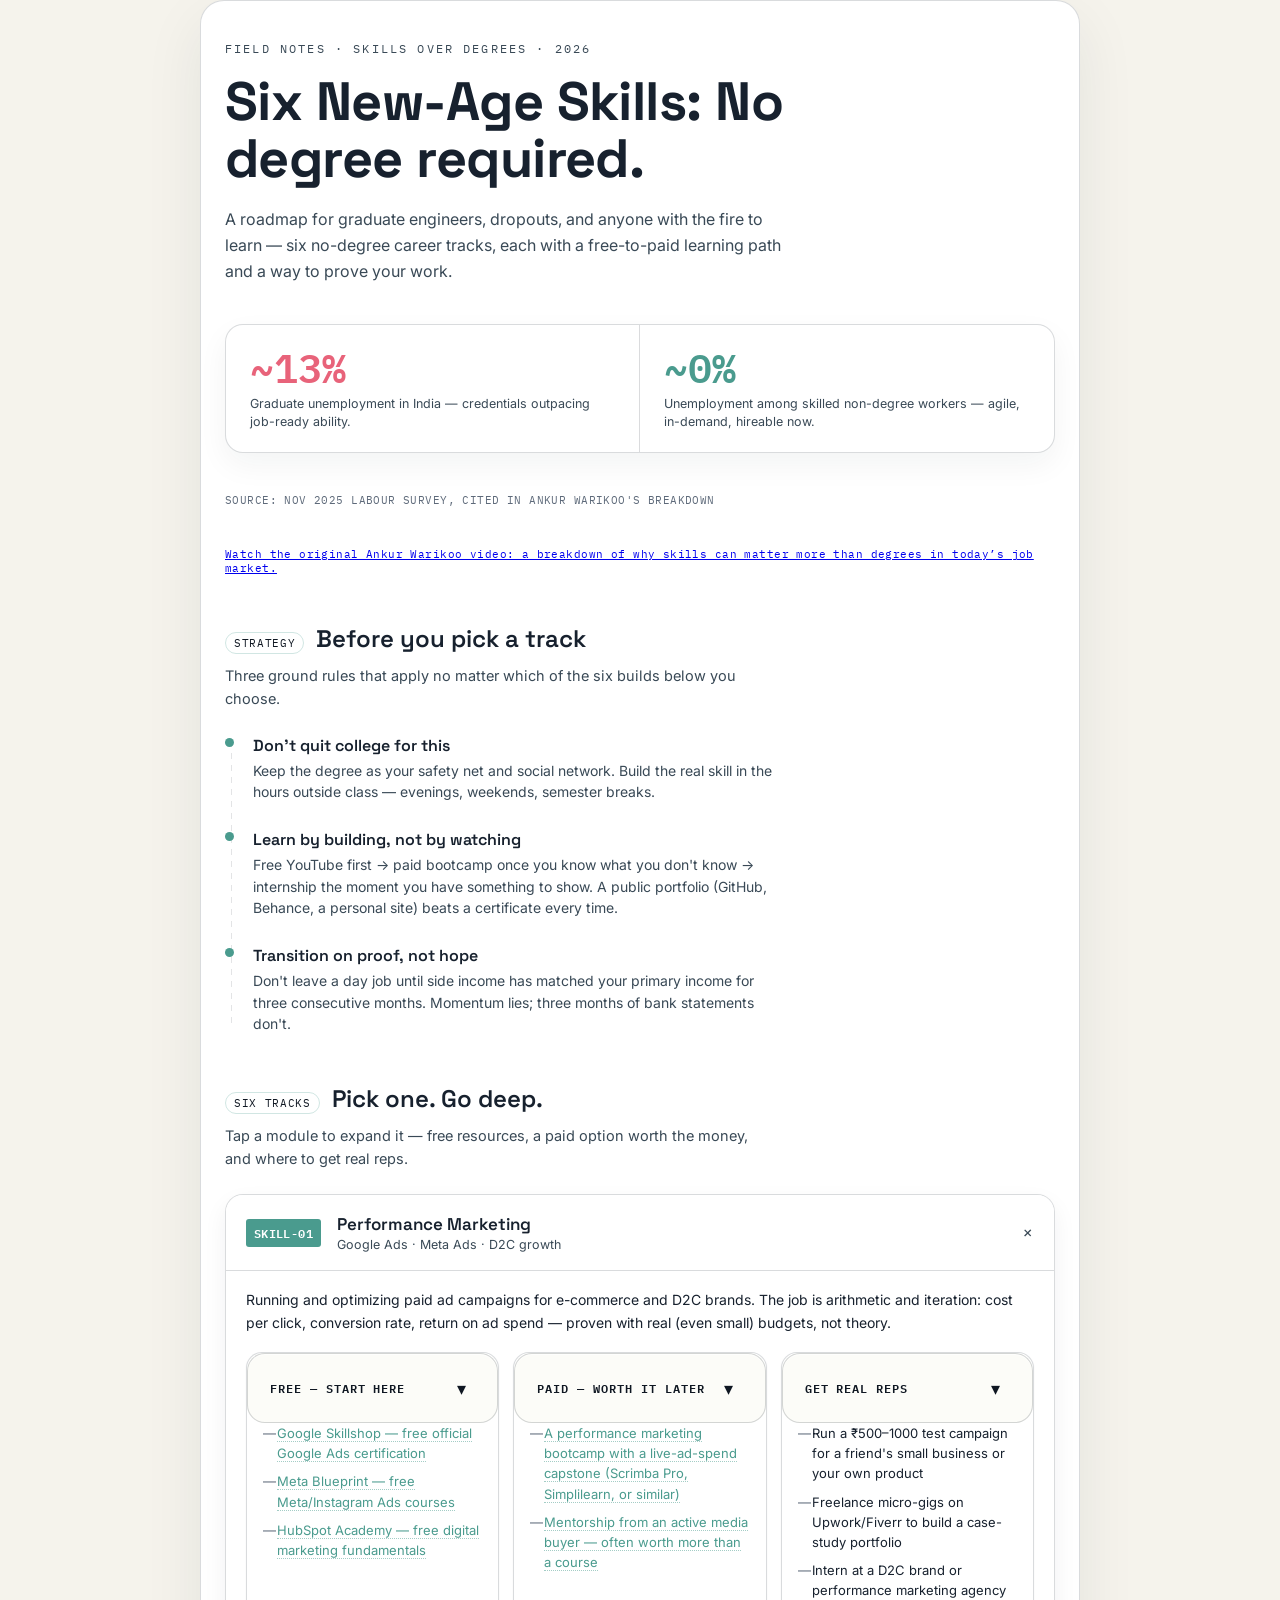
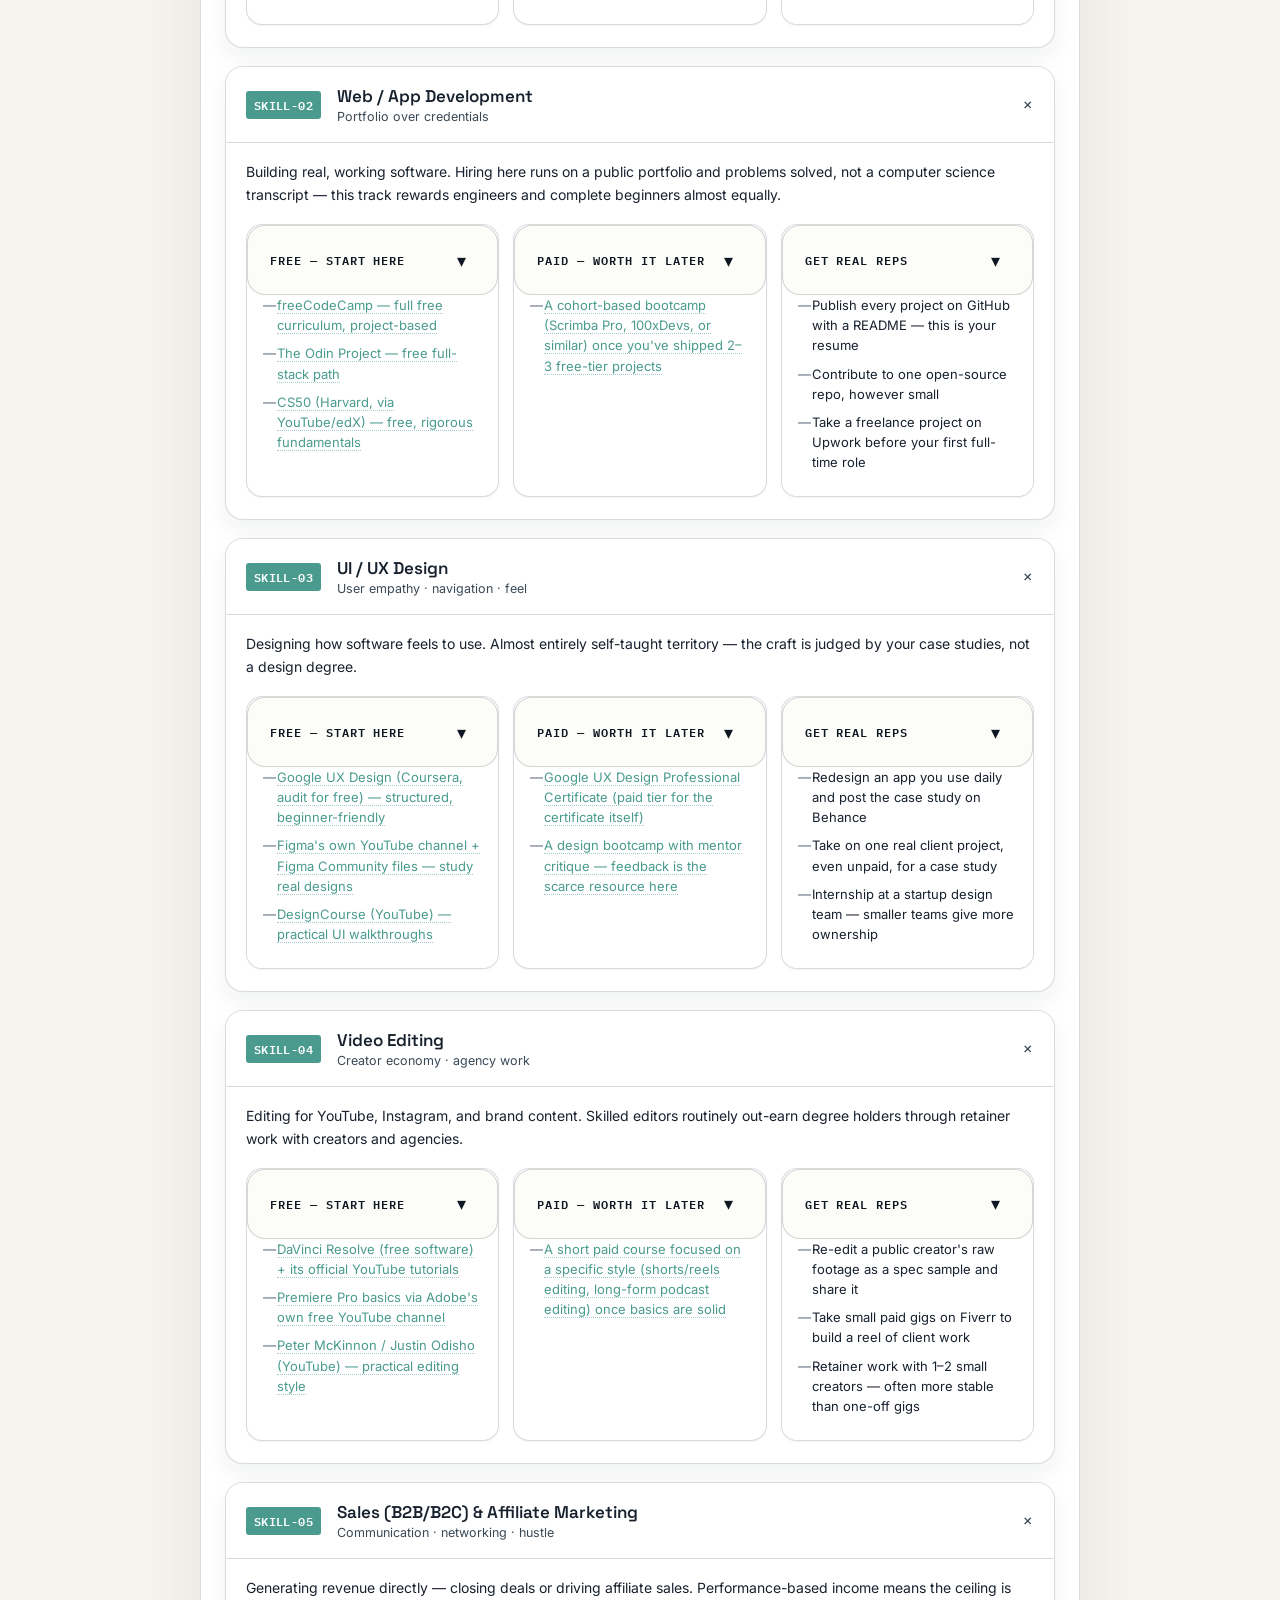
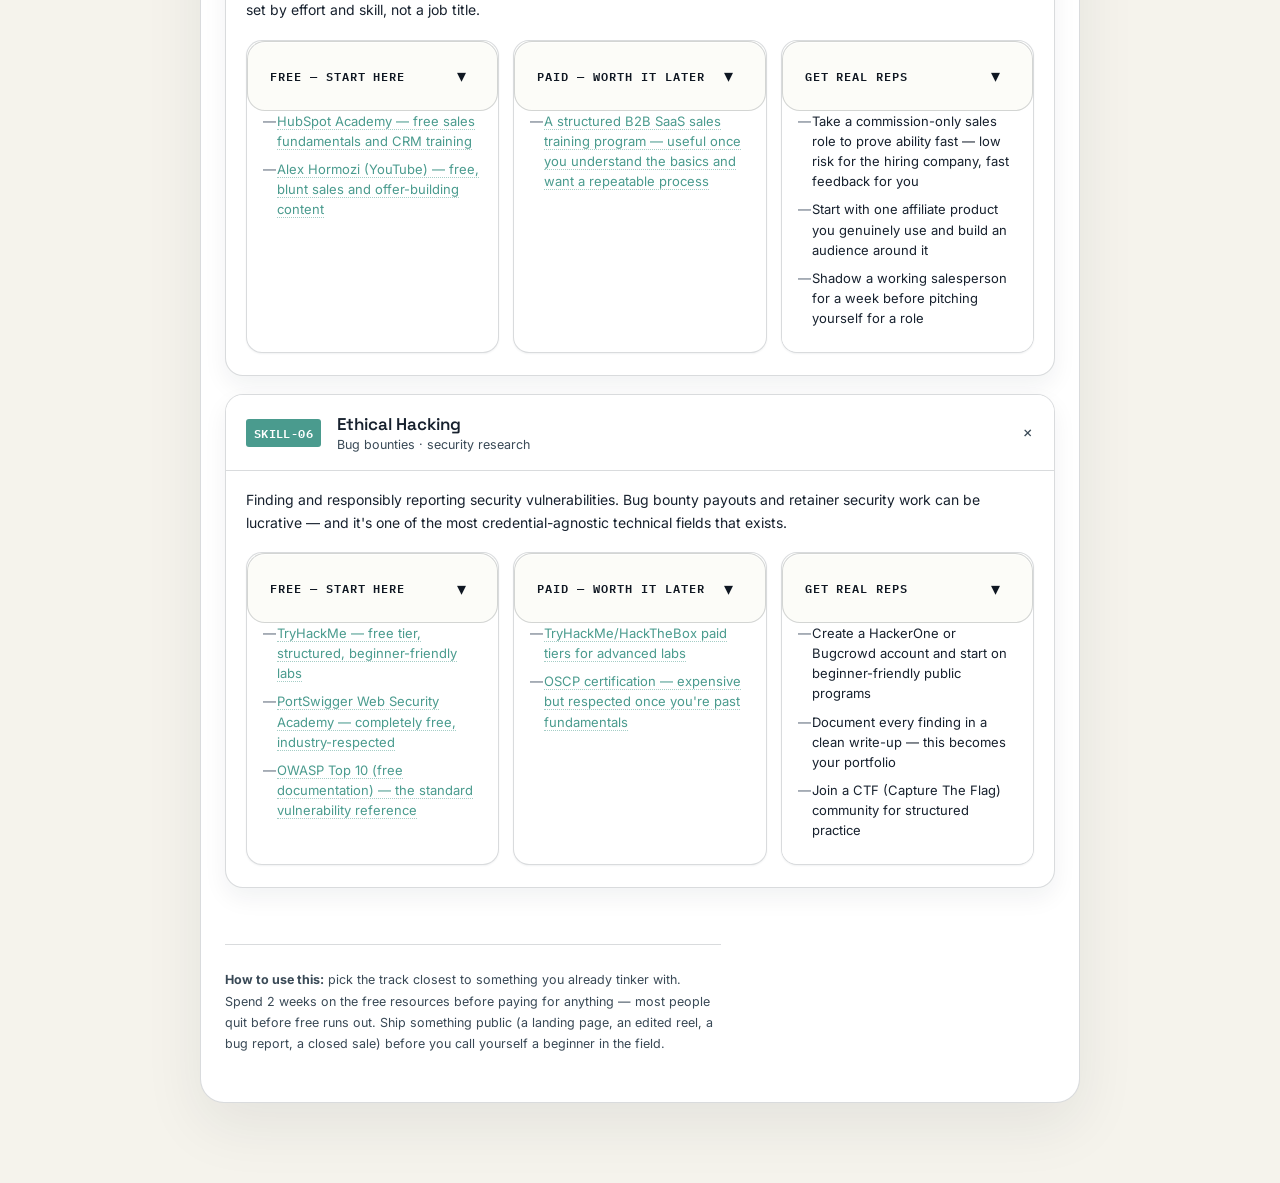
<file: index.html>
<!DOCTYPE html>
<html lang="en">
<head>
<meta charset="UTF-8">
<meta name="viewport" content="width=device-width, initial-scale=1.0">
<meta name="description" content="An interactive roadmap for no-degree career tracks with six hands-on builds, free-to-paid learning paths, and job-ready portfolio advice.">
<link rel="canonical" href="https://deepakmalaysia-pixel.github.io/DNVcoder26/">
<meta property="og:title" content="Skill Roadmap — Build Without a Degree">
<meta property="og:description" content="A lightweight interactive roadmap for no-degree career tracks, built to help you learn, build, and launch without waiting for a degree.">
<meta property="og:type" content="website">
<meta property="og:url" content="https://deepakmalaysia-pixel.github.io/DNVcoder26/">
<meta property="og:image" content="https://deepakmalaysia-pixel.github.io/DNVcoder26/og-image.png">
<meta name="twitter:card" content="summary_large_image">
<meta name="twitter:title" content="Skill Roadmap — Build Without a Degree">
<meta name="twitter:description" content="A lightweight interactive roadmap for no-degree career tracks, built to help you learn, build, and launch without waiting for a degree.">
<title>Skill Roadmap — Build
Without a Degree</title>
<link rel="stylesheet" href="styles.css">
<link rel="preconnect" href="https://fonts.googleapis.com">
<link href="https://fonts.googleapis.com/css2?family=Space+Grotesk:wght@400;500;600;700&family=Inter:wght@400;500;600&family=IBM+Plex+Mono:wght@400;500;600&display=swap" rel="stylesheet">
</head>
<body>
<div class="wrap">
 <div>
    <div class="eyebrow">FIELD NOTES · SKILLS OVER DEGREES · 2026</div>
    <h1>Six New-Age Skills: No degree required.</h1>
    <p class="lede">A roadmap for graduate engineers, dropouts, and anyone with the fire to learn — six no-degree career tracks, each with a free-to-paid learning path and a way to prove your work.</p>

    <div class="stat-block">
      <div class="stat-cell grad">
        <div class="stat-num">~13%</div>
        <div class="stat-label">Graduate unemployment in India — credentials outpacing job-ready ability.</div>
      </div>
      <div class="stat-cell skill">
        <div class="stat-num">~0%</div>
        <div class="stat-label">Unemployment among skilled non-degree workers — agile, in-demand, hireable now.</div>
      </div>
    </div>
    <div class="stat-src">SOURCE: NOV 2025 LABOUR SURVEY, CITED IN ANKUR WARIKOO'S BREAKDOWN</div>
    <div class="stat-src"><a href="https://www.youtube.com/@warikoo" target="_blank" rel="noopener noreferrer">Watch the original Ankur Warikoo video: a breakdown of why skills can matter more than degrees in today’s job market.</a></div>
  </div>

  <section>
    <div class="section-head">
      <span class="section-tag">STRATEGY</span>
      <h2>Before you pick a track</h2>
    </div>
    <p class="section-desc">Three ground rules that apply no matter which of the six builds below you choose.</p>
    <div class="rail">
      <div class="rail-item">
        <div class="rail-title">Don't quit college for this</div>
        <div class="rail-body">Keep the degree as your safety net and social network. Build the real skill in the hours outside class — evenings, weekends, semester breaks.</div>
      </div>
      <div class="rail-item">
        <div class="rail-title">Learn by building, not by watching</div>
        <div class="rail-body">Free YouTube first → paid bootcamp once you know what you don't know → internship the moment you have something to show. A public portfolio (GitHub, Behance, a personal site) beats a certificate every time.</div>
      </div>
      <div class="rail-item">
        <div class="rail-title">Transition on proof, not hope</div>
        <div class="rail-body">Don't leave a day job until side income has matched your primary income for three consecutive months. Momentum lies; three months of bank statements don't.</div>
      </div>
    </div>
  </section>

  <section>
    <div class="section-head">
      <span class="section-tag">SIX TRACKS</span>
      <h2>Pick one. Go deep.</h2>
    </div>
    <p class="section-desc">Tap a module to expand it — free resources, a paid option worth the money, and where to get real reps.</p>

    <div id="modules"></div>
  </section>

  <div class="footer-note">
    <strong>How to use this:</strong> pick the track closest to something you already tinker with. Spend 2 weeks on the free resources before paying for anything — most people quit before free runs out. Ship something public (a landing page, an edited reel, a bug report, a closed sale) before you call yourself a beginner in the field.
  </div>

</div>
<script src="script.js"></script>
</body>
</html>
</file>
<file: styles.css>
:root {
    --bg: #F5F3EC;
    --paper: #FFFFFF;
    --text: #17212E;
    --text-strong: #0F1722;
    --text-muted: #394956;
    --text-muted-soft: #5E6A7A;
    --border: rgba(23,33,46,0.16);
    --line-dim: rgba(23,33,46,0.12);
    --amber: #F2B705;
    --teal: #4A9B8E;
    --navy: #17212E;
  }
  * { box-sizing: border-box; margin: 0; padding: 0; }
  html { scroll-behavior: smooth; }
  body {
    background: var(--bg);
    color: var(--text);
    font-family: 'Inter', sans-serif;
    min-height: 100vh;
    padding: 0 0 80px;
  }
  .wrap { max-width: 880px; margin: 0 auto; padding: 40px 24px 48px; background: var(--paper); border: 1px solid var(--border); border-radius: 24px; box-shadow: 0 22px 60px rgba(23,33,46,0.08); }

  /* corner marks */
  .corner-frame { padding: 0; }

  .eyebrow {
    font-family: 'IBM Plex Mono', monospace;
    font-size: 12px; letter-spacing: 0.18em; text-transform: uppercase;
    color: var(--text-muted); margin-bottom: 18px;
  }
  h1 {
    font-family: 'Space Grotesk', sans-serif;
    font-weight: 700;
    font-size: clamp(20px, 5.5vw, 54px);
    line-height: 1.05;
    letter-spacing: -0.01em;
    color: var(--text);
    max-width: 18ch;
  }
  .lede {
    margin-top: 20px; max-width: 56ch; font-size: 16px; line-height: 1.6;
    color: var(--text-muted);
  }

  /* hero stat block */
  .stat-block {
    margin-top: 40px;
    display: grid;
    grid-template-columns: 1fr 1fr;
    border: 1px solid var(--border);
    border-radius: 18px;
    background: #FFFFFF;
    box-shadow: 0 12px 30px rgba(23,33,46,0.05);
  }
  .stat-cell { padding: 22px 24px; border-right: 1px solid var(--border); }
  .stat-cell:last-child { border-right: none; }
  .stat-num {
    font-family: 'IBM Plex Mono', monospace; font-size: 40px; font-weight: 600;
    line-height: 1;
  }
  .stat-cell.grad .stat-num { color: #E8637A; }
  .stat-cell.skill .stat-num { color: var(--teal); }
  .stat-label { font-size: 12.5px; margin-top: 8px; color: var(--text-muted); line-height: 1.4; }
  .stat-src { font-family: 'IBM Plex Mono', monospace; font-size: 10.5px; margin-top: 40px; color: var(--text-muted-soft); letter-spacing: 0.04em; }

  section { padding: 48px 0 0; }
  .section-head { display: flex; align-items: baseline; gap: 12px; margin-bottom: 8px; }
  .section-tag {
    font-family: 'IBM Plex Mono', monospace; font-size: 11px; color: var(--text-strong);
    border: 1px solid rgba(74,155,142,0.25); padding: 3px 8px; border-radius: 20px; letter-spacing: 0.06em;
  }
  h2 {
    font-family: 'Space Grotesk', sans-serif; font-size: 24px; font-weight: 600;
  }
  .section-desc { margin: 10px 0 24px; color: var(--text-muted); font-size: 14.5px; max-width: 60ch; line-height: 1.6; }

  /* strategy rail */
  .rail { position: relative; padding-left: 28px; }
  .rail::before {
    content: ''; position: absolute; left: 6px; top: 6px; bottom: 6px; width: 1px;
    background: repeating-linear-gradient(to bottom, var(--line-dim) 0 6px, transparent 6px 12px);
  }
  .rail-item { position: relative; padding-bottom: 26px; }
  .rail-item:last-child { padding-bottom: 0; }
  .rail-item::before {
    content: ''; position: absolute; left: -28px; top: 3px; width: 9px; height: 9px;
    background: var(--teal); border-radius: 50%;
  }
  .rail-title { font-family: 'Space Grotesk', sans-serif; font-weight: 600; font-size: 16px; margin-bottom: 4px; }
  .rail-body { font-size: 14px; color: var(--text-muted); line-height: 1.55; max-width: 58ch; }

  /* modules */
  .module {
    border: 1px solid var(--border);
    border-radius: 18px;
    margin-bottom: 18px;
    background: #FFFFFF;
    overflow: hidden;
    box-shadow: 0 10px 24px rgba(23,33,46,0.06);
  }
  .module-head {
    display: flex; align-items: center; gap: 16px; padding: 18px 20px;
    cursor: pointer; user-select: none;
    background: #FFFFFF;
  }
  .module-id {
    font-family: 'IBM Plex Mono', monospace; font-size: 12px; color: #FFFFFF;
    background: var(--teal); padding: 4px 8px; border-radius: 3px; flex-shrink: 0;
    font-weight: 600; letter-spacing: 0.03em;
  }
  .module-title-wrap { flex: 1; }
  .module-title { font-family: 'Space Grotesk', sans-serif; font-weight: 600; font-size: 17px; }
  .module-sub { font-size: 12.5px; color: var(--text-muted); margin-top: 2px; }
  .chevron {
    font-family: 'IBM Plex Mono', monospace; color: var(--text-muted); font-size: 18px;
    transition: transform 0.25s ease; flex-shrink: 0;
  }
  .module.open .chevron { transform: rotate(45deg); }
  .module-body {
    max-height: 0; overflow: hidden; transition: max-height 0.35s ease;
  }
  .module.open .module-body { max-height: 900px; }
  .module-body-inner { padding: 0 20px 22px 20px; border-top: 1px solid var(--border); margin-top: 0; }
  .module-body-inner { padding-top: 18px; }
  .desc { font-size: 14px; line-height: 1.6; color: var(--text); margin-bottom: 18px; }

  .track-grid { display: grid; grid-template-columns: repeat(3, 1fr); gap: 14px; }
  @media (max-width: 700px) { .track-grid { grid-template-columns: 1fr; } }
  .track {
    border: 1px solid var(--border); border-radius: 16px; overflow: hidden;
    background: #FFFFFF;
    box-shadow: 0 1px 2px rgba(23,33,46,0.06);
  }
  .track-toggle {
    width: 100%; display: flex; align-items: center; justify-content: space-between;
    border: 1px solid rgba(23,33,46,0.18); background: #FCFCF8; padding: 20px 22px;
    font-family: inherit; color: var(--text-strong); cursor: pointer;
    text-align: left; transition: background-color 0.2s ease, border-color 0.2s ease, transform 0.2s ease;
    border-radius: 18px; min-height: 64px;
    box-shadow: inset 0 1px 0 rgba(255,255,255,0.7);
  }
  .track-toggle:hover {
    background: #F1EFE6;
    border-color: rgba(23,33,46,0.28);
    transform: translateY(-1px);
  }
  .track-toggle:focus {
    outline: 2px solid rgba(74,155,142,0.55);
    outline-offset: 2px;
  }
  .track-toggle-icon {
    display: inline-flex; align-items: center; justify-content: center;
    transition: transform 0.25s ease;
  }
  .track.closed .track-toggle-icon {
    transform: rotate(-90deg);
  }
  .track-label {
    font-family: 'IBM Plex Mono', monospace; font-size: 12px; letter-spacing: 0.08em;
    text-transform: uppercase; color: var(--text-strong); display: inline-block;
    font-weight: 600;
  }
  .track-toggle-icon {
    width: 28px; height: 28px; display: inline-flex; align-items: center; justify-content: center;
    font-size: 18px; color: var(--text-strong);
  }
  .track-list {
    list-style: none; margin: 0; padding: 0 16px 16px 16px;
    max-height: 900px; overflow: hidden; transition: max-height 0.3s ease, padding 0.3s ease;
    background: #FFFFFF;
  }
  .track.closed .track-list {
    max-height: 0;
    padding: 0 16px 0 16px;
  }
  .track li { font-size: 13px; line-height: 1.55; margin-bottom: 8px; padding-left: 14px; position: relative; color: var(--text); }
  .track li::before { content: '—'; position: absolute; left: 0; color: var(--text-muted-soft); }
  .track li a { color: var(--teal); text-decoration: none; border-bottom: 1px dotted rgba(74,155,142,0.5); }
  .track li a:hover { color: var(--teal); border-color: var(--teal); }

  .footer-note {
    margin-top: 56px; padding-top: 24px; border-top: 1px solid var(--border);
    font-size: 12.5px; color: var(--text-muted); line-height: 1.7; max-width: 62ch;
  }
  .footer-note strong { color: var(--text-muted); }

  @media (max-width: 600px) {
    .stat-block { grid-template-columns: 1fr; }
    .stat-cell { border-right: none; border-bottom: 1px solid var(--line-dim); }
    .stat-cell:last-child { border-bottom: none; }
  }
</file>
